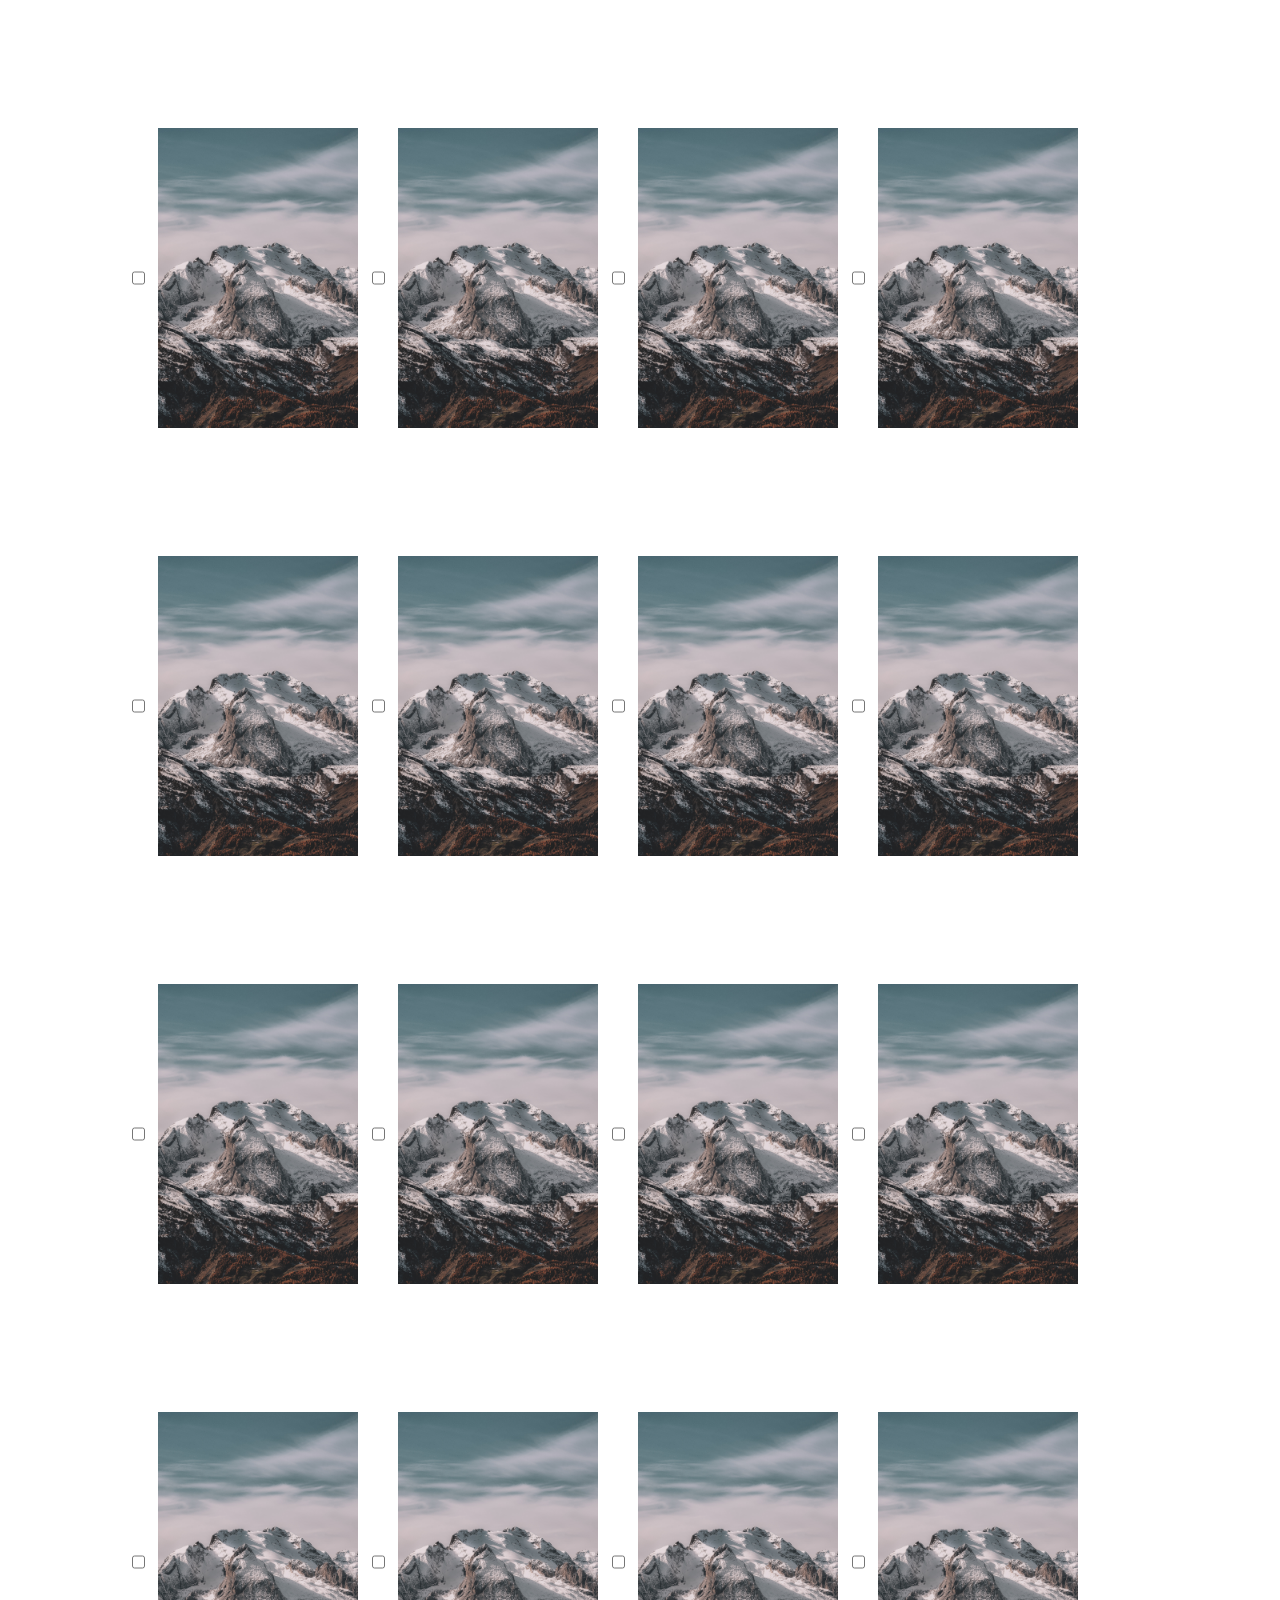
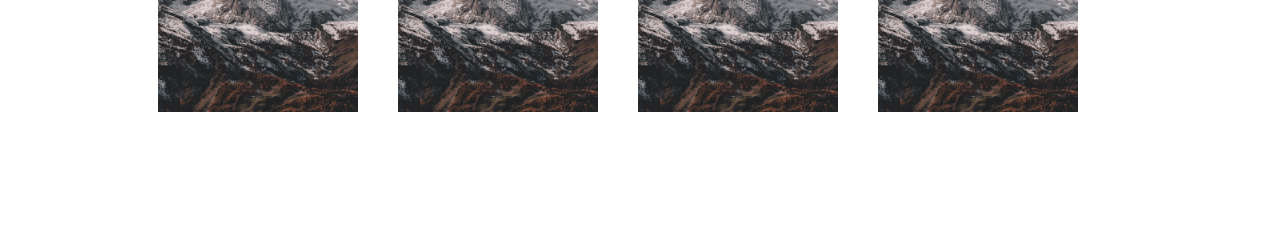
<file: tarjeta.html>
<!DOCTYPE html>
<html>
  <head>
    <title>Voltear cartas</title>
    <link rel="stylesheet" href="tarjetaStyle.css">
  </head>
  <body>
    <!-- Primer Fila -->
    <div class="cards1">
      <!-- Primer Carta -->
      <input type="checkbox" id="click1">
      <div class="flipCard1" id="volver">
        <label for="click1"><div class="flipCardInner">
          <div class="flipCardFront">
            <img src="/pexels-eberhard-grossgasteiger-1366919.jpg" alt="Montaña">
          </div>
          <div class="flipCardBack">
            <img src="/imagen1.jpg">
          </div>
        </div></label>
      </div>
      <!-- Segunda Carta -->
      <input type="checkbox" id="click2">
      <div class="flipCard2">
        <label for="click2"><div class="flipCardInner">
          <div class="flipCardFront">
            <img src="/pexels-eberhard-grossgasteiger-1366919.jpg" alt="Montaña">
          </div>
          <div class="flipCardBack">
            <img src="/imagen2.jpg">
          </div>
        </div></label>
      </div>
      <!-- Tercer Carta -->
      <input type="checkbox" id="click3">
      <div class="flipCard3">
        <label for="click3"><div class="flipCardInner">
          <div class="flipCardFront">
            <img src="/pexels-eberhard-grossgasteiger-1366919.jpg" alt="Montaña">
          </div>
          <div class="flipCardBack">
            <img src="/imagen3.jpg">
          </div>
        </div></label>
      </div>
      <!-- Cuarta Carta -->
      <input type="checkbox" id="click4">
      <div class="flipCard4">
        <label for="click4"><div class="flipCardInner">
          <div class="flipCardFront">
            <img src="/pexels-eberhard-grossgasteiger-1366919.jpg" alt="Montaña">
          </div>
          <div class="flipCardBack">
            <img src="/imagen4.jpg">
          </div>
        </div></label>
      </div>
    </div> 
    <!-- Segunda Fila  -->
    <div class="cards2">
      <input type="checkbox" id="click5">
      <div class="flipCard5">
        <label for="click5"><div class="flipCardInner">
          <div class="flipCardFront">
            <img src="/pexels-eberhard-grossgasteiger-1366919.jpg" alt="Montaña">
          </div>
          <div class="flipCardBack">
            <img src="/imagen8.jpg">
          </div>
        </div></label>
      </div>
      <input type="checkbox" id="click6">
      <div class="flipCard6">
        <label for="click6"><div class="flipCardInner">
          <div class="flipCardFront">
            <img src="/pexels-eberhard-grossgasteiger-1366919.jpg" alt="Montaña">
          </div>
          <div class="flipCardBack">
            <img src="/imagen7.jpg">
          </div>
        </div></label>
      </div>
      <input type="checkbox" id="click7">
      <div class="flipCard7">
        <label for="click7"><div class="flipCardInner">
          <div class="flipCardFront">
            <img src="/pexels-eberhard-grossgasteiger-1366919.jpg" alt="Montaña">
          </div>
          <div class="flipCardBack">
            <img src="/imagen6.jpg">
          </div>
        </div></label>
      </div>
      <input type="checkbox" id="click8">
      <div class="flipCard8">
        <label for="click8"><div class="flipCardInner">
          <div class="flipCardFront">
            <img src="/pexels-eberhard-grossgasteiger-1366919.jpg" alt="Montaña">
          </div>
          <div class="flipCardBack">
            <img src="/imagen5.jpg">
          </div>
        </div></label>
      </div>
    </div>
    <!-- Primer Fila -->
    <div class="cards3">
      <!-- Primer Carta -->
      <input type="checkbox" id="click9">
      <div class="flipCard9">
        <label for="click9"><div class="flipCardInner">
          <div class="flipCardFront">
            <img src="/pexels-eberhard-grossgasteiger-1366919.jpg" alt="Montaña">
          </div>
          <div class="flipCardBack">
            <img src="/imagen1.jpg">
          </div>
        </div></label>
      </div>
      <!-- Segunda Carta -->
      <input type="checkbox" id="click10">
      <div class="flipCard10">
        <label for="click10"><div class="flipCardInner">
          <div class="flipCardFront">
            <img src="/pexels-eberhard-grossgasteiger-1366919.jpg" alt="Montaña">
          </div>
          <div class="flipCardBack">
            <img src="/imagen2.jpg">
          </div>
        </div></label>
      </div>
      <!-- Tercer Carta -->
      <input type="checkbox" id="click11">
      <div class="flipCard11">
        <label for="click11"><div class="flipCardInner">
          <div class="flipCardFront">
            <img src="/pexels-eberhard-grossgasteiger-1366919.jpg" alt="Montaña">
          </div>
          <div class="flipCardBack">
            <img src="/imagen3.jpg">
          </div>
        </div></label>
      </div>
      <!-- Cuarta Carta -->
      <input type="checkbox" id="click12">
      <div class="flipCard12">
        <label for="click12"><div class="flipCardInner">
          <div class="flipCardFront">
            <img src="/pexels-eberhard-grossgasteiger-1366919.jpg" alt="Montaña">
          </div>
          <div class="flipCardBack">
            <img src="/imagen4.jpg">
          </div>
        </div></label>
      </div>
    </div> 
    <!-- cuarta Fila  -->
    <div class="cards4">
      <input type="checkbox" id="click13">
      <div class="flipCard13">
        <label for="click13"><div class="flipCardInner">
          <div class="flipCardFront">
            <img src="/pexels-eberhard-grossgasteiger-1366919.jpg" alt="Montaña">
          </div>
          <div class="flipCardBack">
            <img src="/imagen8.jpg">
          </div>
        </div></label>
      </div>
      <input type="checkbox" id="click14">
      <div class="flipCard14">
        <label for="click14"><div class="flipCardInner">
          <div class="flipCardFront">
            <img src="/pexels-eberhard-grossgasteiger-1366919.jpg" alt="Montaña">
          </div>
          <div class="flipCardBack">
            <img src="/imagen7.jpg">
          </div>
        </div></label>
      </div>
      <input type="checkbox" id="click15">
      <div class="flipCard15">
        <label for="click15"><div class="flipCardInner">
          <div class="flipCardFront">
            <img src="/pexels-eberhard-grossgasteiger-1366919.jpg" alt="Montaña">
          </div>
          <div class="flipCardBack">
            <img src="/imagen6.jpg">
          </div>
        </div></label>
      </div>
      <input type="checkbox" id="click16">
      <div class="flipCard16">
        <label for="click16"><div class="flipCardInner">
          <div class="flipCardFront">
            <img src="/pexels-eberhard-grossgasteiger-1366919.jpg" alt="Montaña">
          </div>
          <div class="flipCardBack">
            <img src="/imagen5.jpg">
          </div>
        </div></label>
      </div>
    </div>
  </body>
</html>
</file>
<file: tarjetaStyle.css>
body{
    font-family: Arial, Helvetica, sans-serif;
    margin: 0;
    padding: 0;
}

.cards1,
.cards2,
.cards3,
.cards4{
    display: flex;
    gap: 10px;
    margin: 10% 10%;
}
    
.cards1 .flipCard1,
.cards1 .flipCard2,
.cards1 .flipCard3,
.cards1 .flipCard4,
.cards2 .flipCard5,
.cards2 .flipCard6,
.cards2 .flipCard7,
.cards2 .flipCard8,
.cards3 .flipCard9,
.cards3 .flipCard10,
.cards3 .flipCard11,
.cards3 .flipCard12,
.cards4 .flipCard13,
.cards4 .flipCard14,
.cards4 .flipCard15,
.cards4 .flipCard16{
    background-color: transparent;
    width: 200px;
    height: 300px;
    perspective: 1000px;
}

.cards1 .flipCard1 .flipCardInner,
.cards1 .flipCard2 .flipCardInner,
.cards1 .flipCard3 .flipCardInner,
.cards1 .flipCard4 .flipCardInner,
.cards2 .flipCard5 .flipCardInner,
.cards2 .flipCard6 .flipCardInner,
.cards2 .flipCard7 .flipCardInner,
.cards2 .flipCard8 .flipCardInner,
.cards3 .flipCard9 .flipCardInner,
.cards3 .flipCard10 .flipCardInner,
.cards3 .flipCard11 .flipCardInner,
.cards3 .flipCard12 .flipCardInner,
.cards4 .flipCard13 .flipCardInner,
.cards4 .flipCard14 .flipCardInner,
.cards4 .flipCard15 .flipCardInner,
.cards4 .flipCard16 .flipCardInner{
    position: relative;
    width: 100%;
    height: 100%;
    text-align: center;
    transition: transform 0.5s ease-in-out;
    transform-style: preserve-3d;
    cursor: pointer;
}

input{
    /* display: none; */
}

#click1:checked ~ .flipCard1 .flipCardInner,
#click2:checked ~ .flipCard2 .flipCardInner,
#click3:checked ~ .flipCard3 .flipCardInner,
#click4:checked ~ .flipCard4 .flipCardInner,
#click5:checked ~ .flipCard5 .flipCardInner,
#click6:checked ~ .flipCard6 .flipCardInner,
#click7:checked ~ .flipCard7 .flipCardInner,
#click8:checked ~ .flipCard8 .flipCardInner,
#click9:checked ~ .flipCard9 .flipCardInner,
#click10:checked ~ .flipCard10 .flipCardInner,
#click11:checked ~ .flipCard11 .flipCardInner,
#click12:checked ~ .flipCard12 .flipCardInner,
#click13:checked ~ .flipCard13 .flipCardInner,
#click14:checked ~ .flipCard14 .flipCardInner,
#click15:checked ~ .flipCard15 .flipCardInner,
#click16:checked ~ .flipCard16 .flipCardInner{
    transform: rotateY(180deg);
} 

.cards1 .flipCard1 .flipCardFront,
.cards1 .flipCard1 .flipCardBack,
.cards1 .flipCard2 .flipCardFront,
.cards1 .flipCard2 .flipCardBack,
.cards1 .flipCard3 .flipCardFront,
.cards1 .flipCard3 .flipCardBack,
.cards1 .flipCard4 .flipCardFront,
.cards1 .flipCard4 .flipCardBack,
.cards2 .flipCard5 .flipCardFront,
.cards2 .flipCard5 .flipCardBack,
.cards2 .flipCard6 .flipCardFront,
.cards2 .flipCard6 .flipCardBack,
.cards2 .flipCard7 .flipCardFront,
.cards2 .flipCard7 .flipCardBack,
.cards2 .flipCard8 .flipCardFront,
.cards2 .flipCard8 .flipCardBack,
.cards3 .flipCard9 .flipCardFront,
.cards3 .flipCard9 .flipCardBack,
.cards3 .flipCard10 .flipCardFront,
.cards3 .flipCard10 .flipCardBack,
.cards3 .flipCard11 .flipCardFront,
.cards3 .flipCard11 .flipCardBack,
.cards3 .flipCard12 .flipCardFront,
.cards3 .flipCard12 .flipCardBack,
.cards4 .flipCard13 .flipCardFront,
.cards4 .flipCard13 .flipCardBack,
.cards4 .flipCard14 .flipCardFront,
.cards4 .flipCard14 .flipCardBack,
.cards4 .flipCard15 .flipCardFront,
.cards4 .flipCard15 .flipCardBack,
.cards4 .flipCard16 .flipCardFront,
.cards4 .flipCard16 .flipCardBack{
    position: absolute;
    width: 100%;
    height: 100%;
    backface-visibility: hidden;
}

.cards1 .flipCard1 .flipCardFront img,
.cards1 .flipCard2 .flipCardFront img,
.cards1 .flipCard3 .flipCardFront img,
.cards1 .flipCard4 .flipCardFront img,
.cards2 .flipCard5 .flipCardFront img,
.cards2 .flipCard6 .flipCardFront img,
.cards2 .flipCard7 .flipCardFront img,
.cards2 .flipCard8 .flipCardFront img,
.cards3 .flipCard9 .flipCardFront img,
.cards3 .flipCard10 .flipCardFront img,
.cards3 .flipCard11 .flipCardFront img,
.cards3 .flipCard12 .flipCardFront img,
.cards4 .flipCard13 .flipCardFront img,
.cards4 .flipCard14 .flipCardFront img,
.cards4 .flipCard15 .flipCardFront img,
.cards4 .flipCard16 .flipCardFront img{
    width: 100%;
    height: 100%;
}

.cards1 .flipCard1 .flipCardBack,
.cards1 .flipCard2 .flipCardBack,
.cards1 .flipCard3 .flipCardBack,
.cards1 .flipCard4 .flipCardBack,
.cards2 .flipCard5 .flipCardBack,
.cards2 .flipCard6 .flipCardBack,
.cards2 .flipCard7 .flipCardBack,
.cards2 .flipCard8 .flipCardBack,
.cards3 .flipCard9 .flipCardBack,
.cards3 .flipCard10 .flipCardBack,
.cards3 .flipCard11 .flipCardBack,
.cards3 .flipCard12 .flipCardBack,
.cards4 .flipCard13 .flipCardBack,
.cards4 .flipCard14 .flipCardBack,
.cards4 .flipCard15 .flipCardBack,
.cards4 .flipCard16 .flipCardBack{
    background-color: dodgerblue;
    color: white;
    transform: rotateY(180deg);
}

.cards1 .flipCard1 .flipCardBack img,
.cards1 .flipCard2 .flipCardBack img,
.cards1 .flipCard3 .flipCardBack img,
.cards1 .flipCard4 .flipCardBack img,
.cards2 .flipCard5 .flipCardBack img,
.cards2 .flipCard6 .flipCardBack img,
.cards2 .flipCard7 .flipCardBack img,
.cards2 .flipCard8 .flipCardBack img,
.cards3 .flipCard9 .flipCardBack img,
.cards3 .flipCard10 .flipCardBack img,
.cards3 .flipCard11 .flipCardBack img,
.cards3 .flipCard12 .flipCardBack img,
.cards4 .flipCard13 .flipCardBack img,
.cards4 .flipCard14 .flipCardBack img,
.cards4 .flipCard15 .flipCardBack img,
.cards4 .flipCard16 .flipCardBack img{
    width: 100%;
    height: 100%;
}

/* Funcionalidad */
</file>
